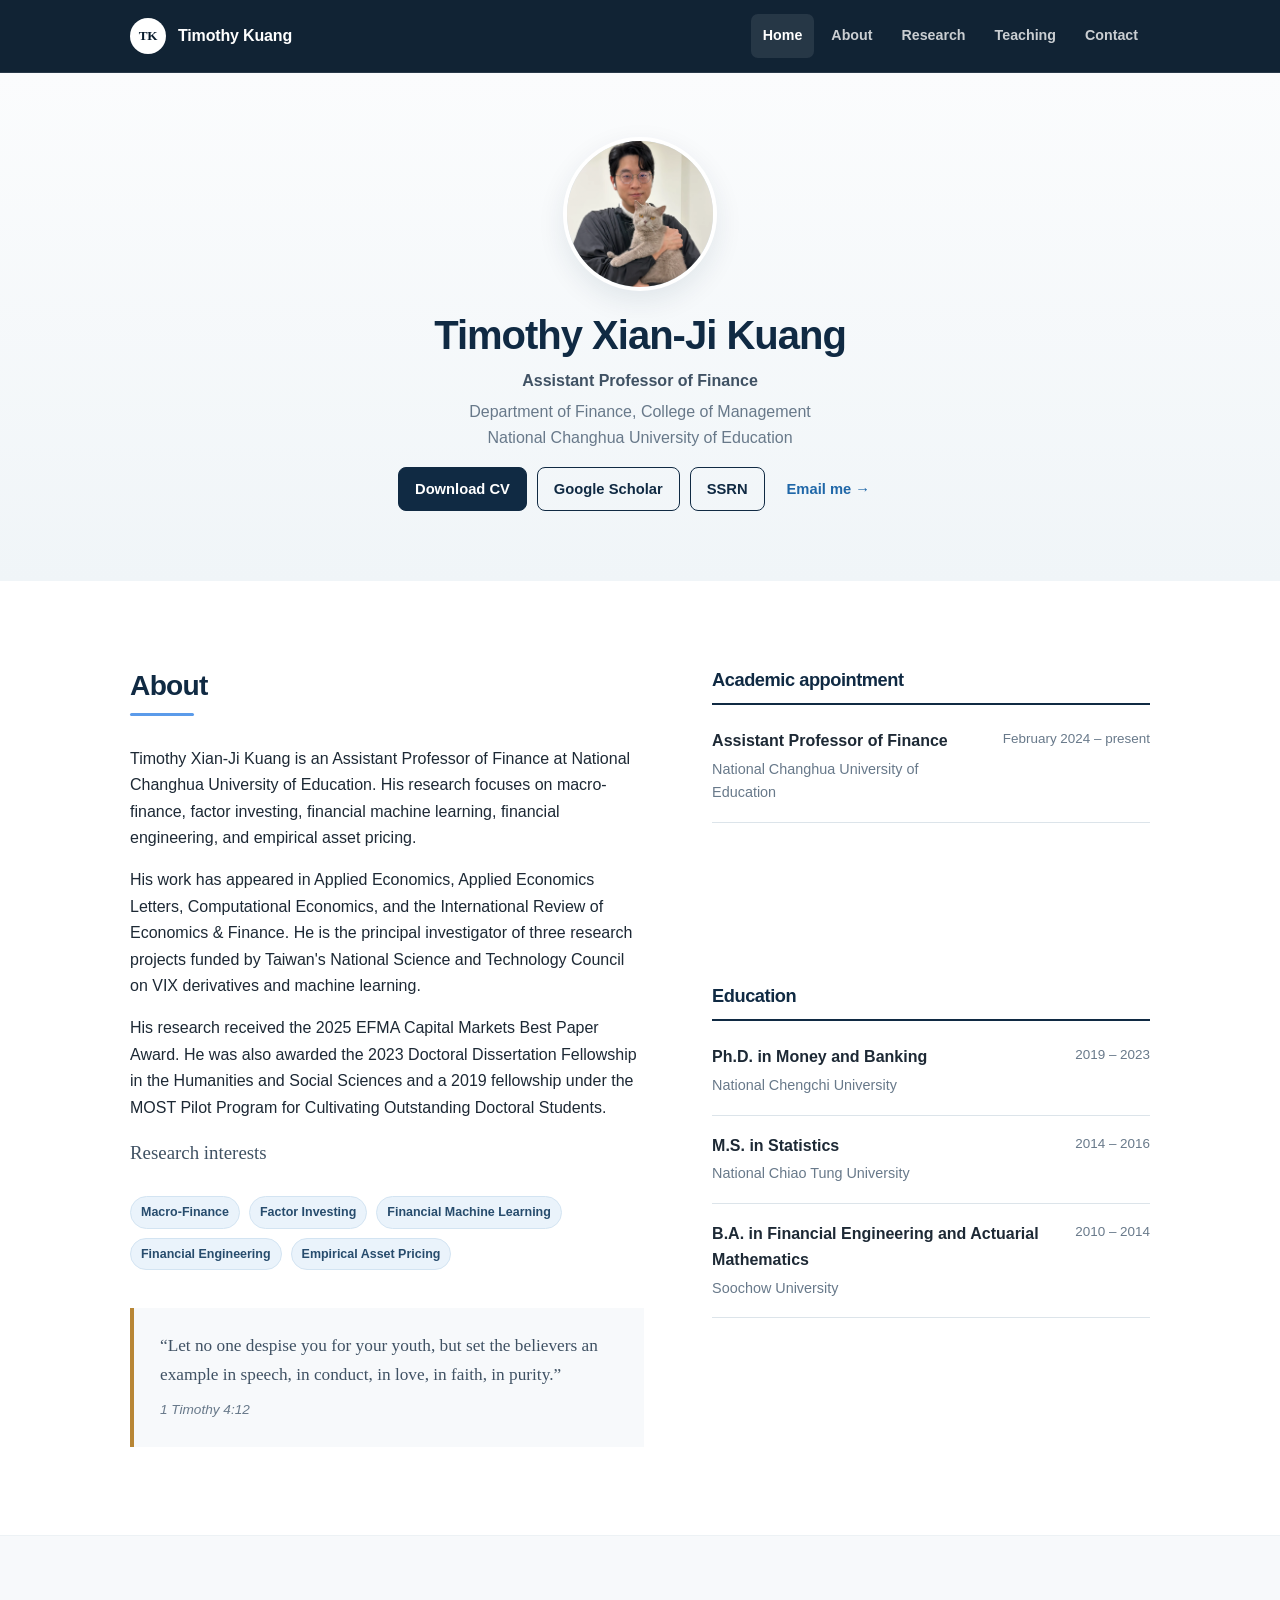
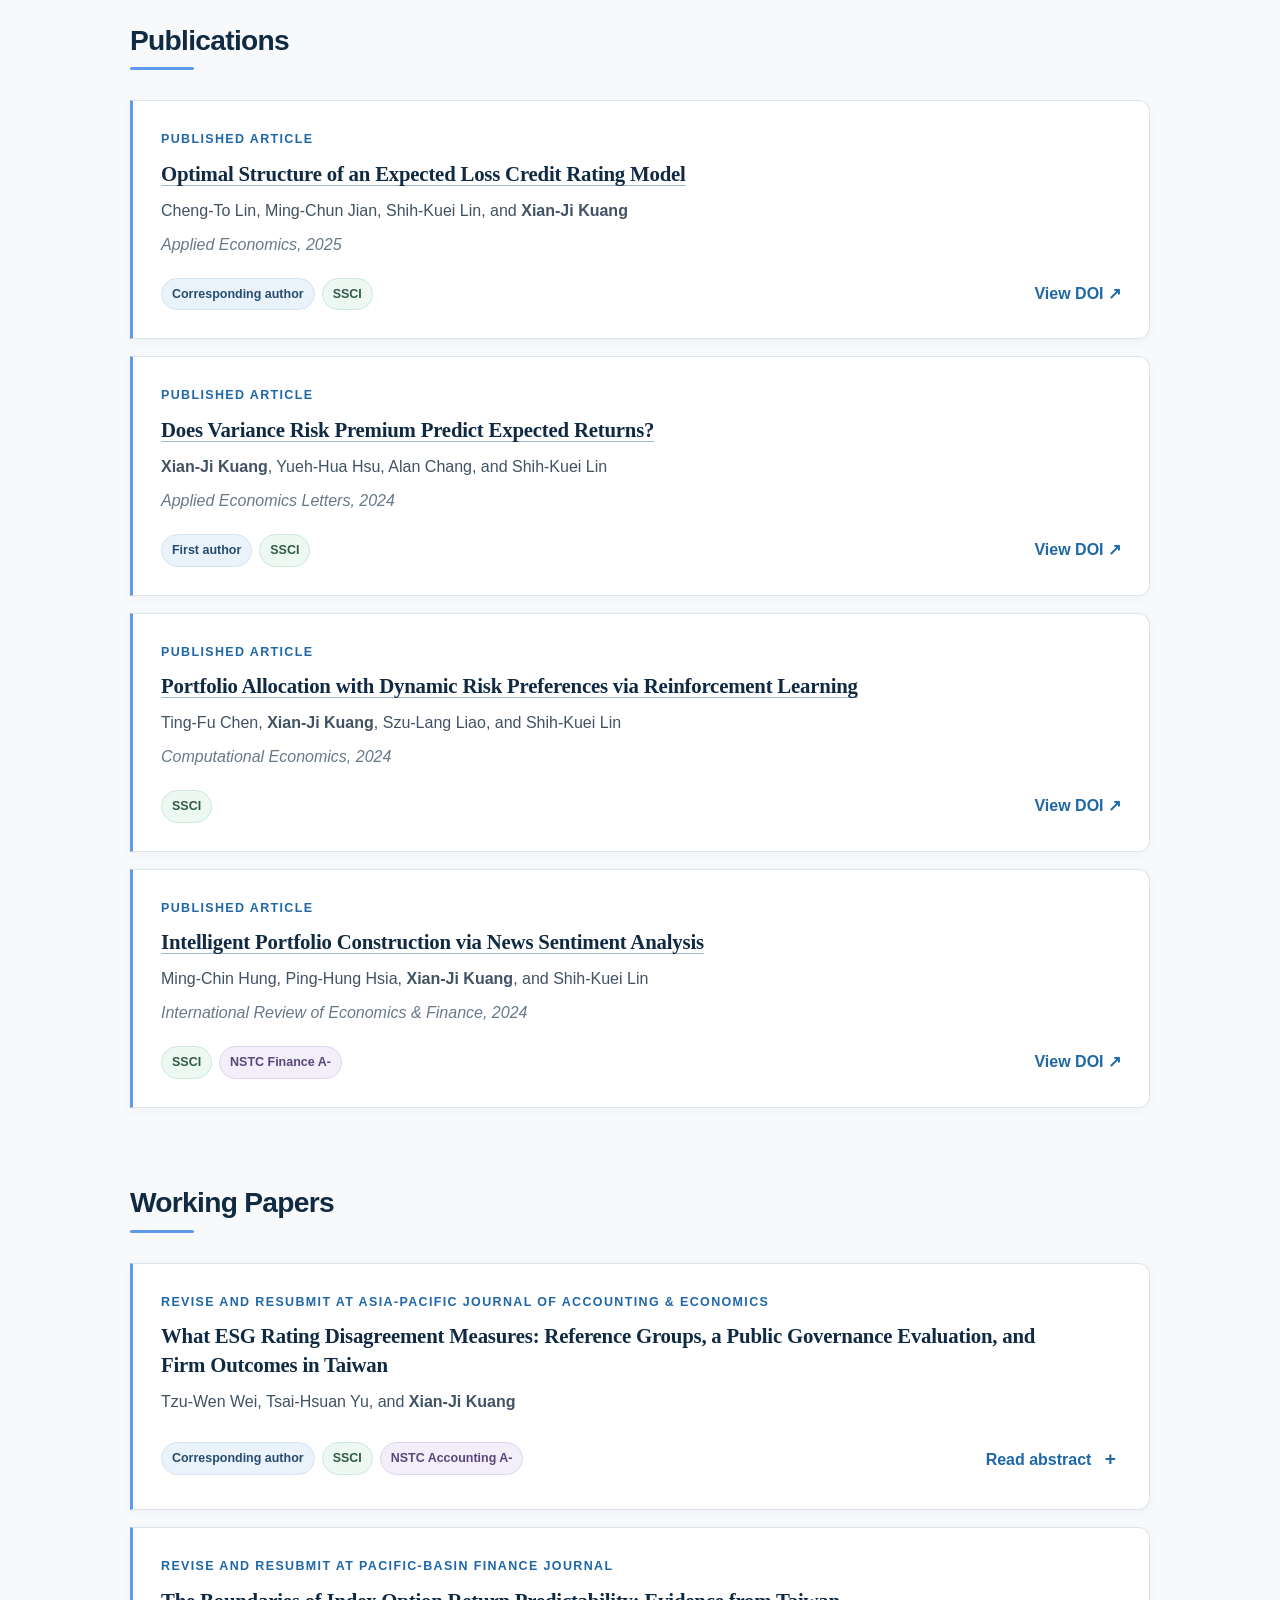
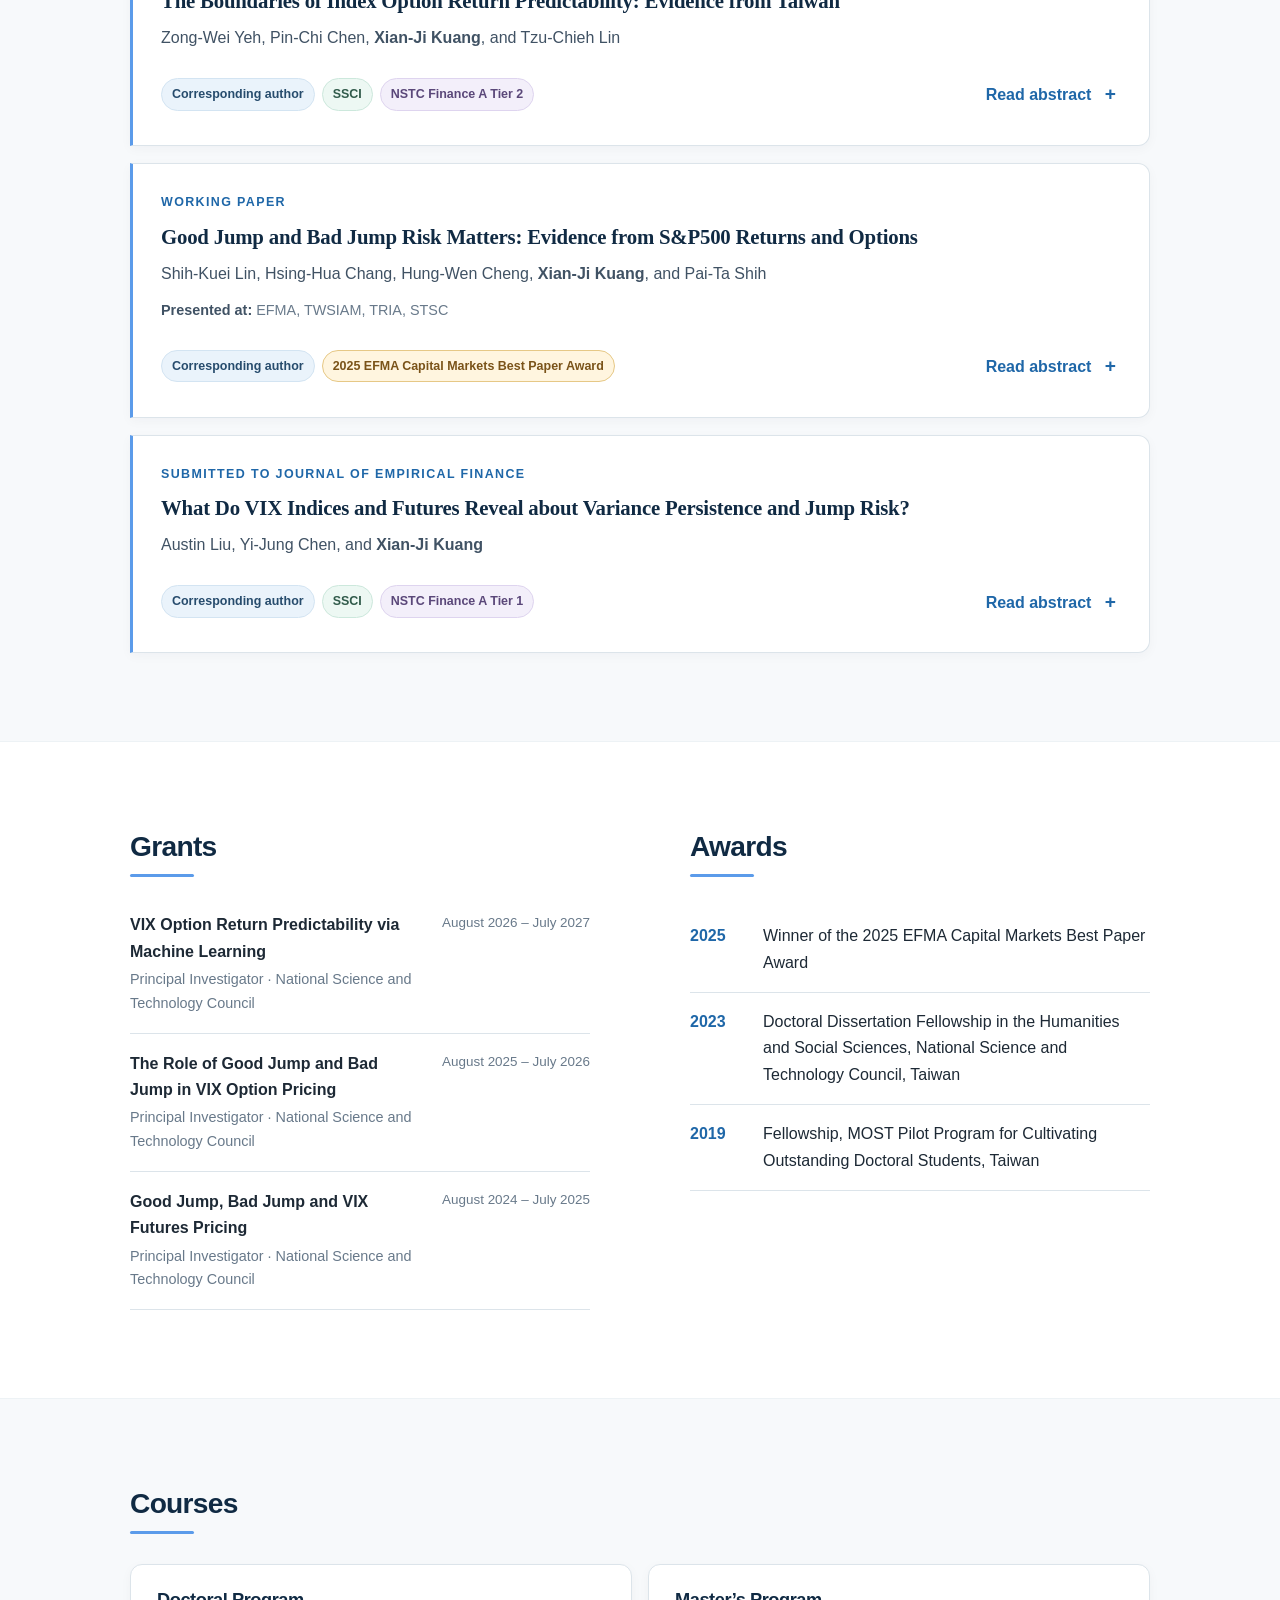
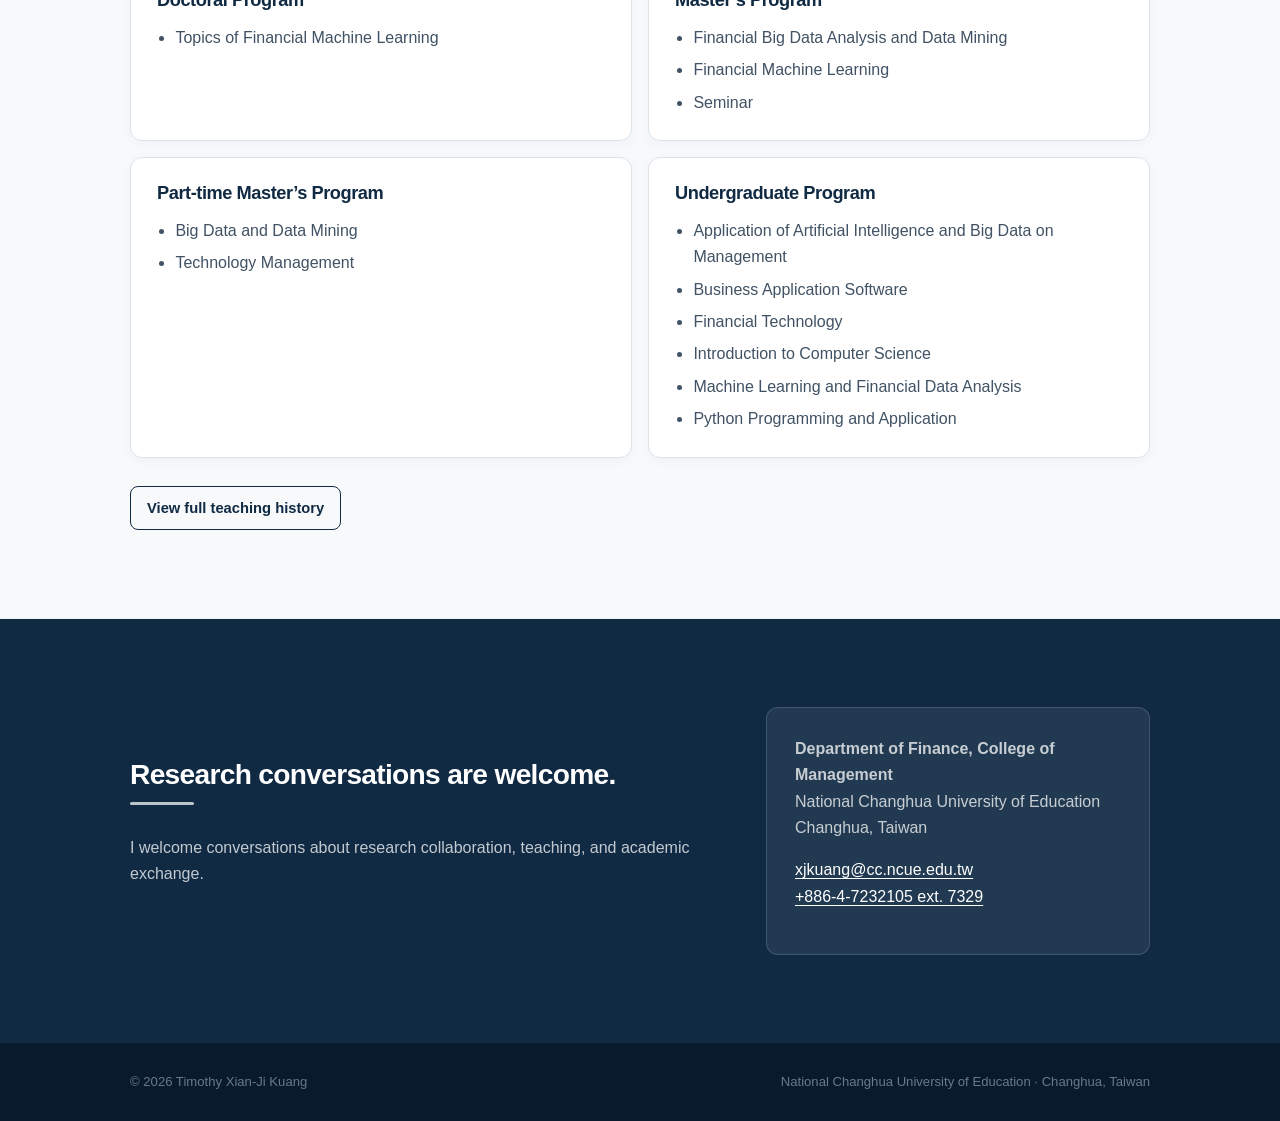
<file: index.html>
<!doctype html>
<html lang="en">
<head>
  <meta charset="utf-8">
  <meta name="viewport" content="width=device-width, initial-scale=1">
  <title>Timothy Xian-Ji Kuang | Finance</title>
  <meta name="description" content="Timothy Xian-Ji Kuang is an Assistant Professor of Finance at National Changhua University of Education.">
  <meta name="author" content="Timothy Xian-Ji Kuang">
  <meta name="theme-color" content="#102a43">
  <link rel="canonical" href="https://timothykuang.github.io/TmothyKuang.github.io/">
  <meta property="og:type" content="website">
  <meta property="og:title" content="Timothy Xian-Ji Kuang | Finance">
  <meta property="og:description" content="Timothy Xian-Ji Kuang is an Assistant Professor of Finance at National Changhua University of Education.">
  <meta property="og:url" content="https://timothykuang.github.io/TmothyKuang.github.io/">
  <meta property="og:image" content="https://timothykuang.github.io/TmothyKuang.github.io/images/timothy-kuang-portrait.jpg">
  <meta name="twitter:card" content="summary_large_image">
  <link rel="stylesheet" href="assets/css/site.css">
  <script type="application/ld+json">{"@context": "https://schema.org", "@type": "Person", "name": "Timothy Xian-Ji Kuang", "alternateName": ["Xian-Ji Kuang"], "jobTitle": "Assistant Professor of Finance", "affiliation": {"@type": "CollegeOrUniversity", "name": "National Changhua University of Education"}, "email": "mailto:xjkuang@cc.ncue.edu.tw", "url": "https://timothykuang.github.io/TmothyKuang.github.io/", "sameAs": ["https://scholar.google.com/citations?hl=en&user=8BcRRqAAAAAJ"]}</script>
  <script src="assets/js/site.js" defer></script>
</head>
<body>

<a class="skip-link" href="#main-content">Skip to main content</a>
<header class="site-header">
  <div class="shell nav-shell">
    <a class="wordmark" href="index.html" aria-label="Timothy Kuang, home">
      <span class="wordmark-mark" aria-hidden="true">TK</span>
      <span>Timothy Kuang</span>
    </a>
    <button class="nav-toggle" type="button" aria-expanded="false" aria-controls="primary-navigation">
      <span class="sr-only">Toggle navigation</span>
      <span aria-hidden="true"></span><span aria-hidden="true"></span><span aria-hidden="true"></span>
    </button>
    <nav id="primary-navigation" class="primary-nav" aria-label="Primary navigation">
      <ul><li><a href="index.html" aria-current="page">Home</a></li><li><a href="index.html#about">About</a></li><li><a href="index.html#research">Research</a></li><li><a href="index.html#teaching">Teaching</a></li><li><a href="index.html#contact">Contact</a></li></ul>
    </nav>
  </div>
</header>
<main id="main-content">
  <section class="hero" aria-labelledby="hero-title">
    <div class="shell hero-grid">
      <div class="hero-copy">
        <p class="eyebrow">Assistant Professor of Finance</p>
        <h1 id="hero-title">Timothy Xian-Ji Kuang</h1>
        <p class="hero-affiliation">Department of Finance, College of Management<br>National Changhua University of Education</p>
        <div class="hero-actions">
          <a class="button primary" href="Timothy_Kuang_CV.pdf">Download CV</a>
          <a class="button secondary" href="https://scholar.google.com/citations?hl=en&amp;user=8BcRRqAAAAAJ" target="_blank" rel="noopener noreferrer">Google Scholar</a>
          <a class="button secondary" href="https://papers.ssrn.com/sol3/cf_dev/AbsByAuth.cfm?per_id=14050829" target="_blank" rel="noopener noreferrer">SSRN</a>
          <a class="text-link hero-email" href="mailto:xjkuang@cc.ncue.edu.tw">Email me <span aria-hidden="true">&rarr;</span></a>
        </div>
      </div>
      <figure class="portrait-frame">
        <picture>
          <source srcset="images/timothy-kuang-portrait.webp" type="image/webp">
          <img src="images/timothy-kuang-portrait.jpg" width="1200" height="1500" alt="Timothy Kuang holding a gray cat.">
        </picture>
      </figure>
    </div>
  </section>

  <section class="section" id="about" aria-labelledby="about-title">
    <div class="shell split-layout">
      <div>
        <p class="section-label">Profile</p><h2 id="about-title">About</h2>
        <div class="profile-narrative"><p>Timothy Xian-Ji Kuang is an Assistant Professor of Finance at National Changhua University of Education. His research focuses on macro-finance, factor investing, financial machine learning, financial engineering, and empirical asset pricing.</p><p>His work has appeared in Applied Economics, Applied Economics Letters, Computational Economics, and the International Review of Economics &amp; Finance. He is the principal investigator of three research projects funded by Taiwan&#x27;s National Science and Technology Council on VIX derivatives and machine learning.</p><p>His research received the 2025 EFMA Capital Markets Best Paper Award. He was also awarded the 2023 Doctoral Dissertation Fellowship in the Humanities and Social Sciences and a 2019 fellowship under the MOST Pilot Program for Cultivating Outstanding Doctoral Students.</p></div>
        <p class="lead-copy">Research interests</p>
        <ul class="interest-list" aria-label="Research interests"><li>Macro-Finance</li><li>Factor Investing</li><li>Financial Machine Learning</li><li>Financial Engineering</li><li>Empirical Asset Pricing</li></ul>
        <blockquote><p>&ldquo;Let no one despise you for your youth, but set the believers an example in speech, in conduct, in love, in faith, in purity.&rdquo;</p><cite>1 Timothy 4:12</cite></blockquote>
      </div>
      <div class="profile-columns">
        <section aria-labelledby="appointment-title"><h3 id="appointment-title">Academic appointment</h3><ul class="timeline"><li><div><strong>Assistant Professor of Finance</strong><span>National Changhua University of Education</span></div><time>February 2024 &ndash; present</time></li></ul></section>
        <section aria-labelledby="education-title"><h3 id="education-title">Education</h3><ul class="timeline"><li><div><strong>Ph.D. in Money and Banking</strong><span>National Chengchi University</span></div><time>2019 &ndash; 2023</time></li><li><div><strong>M.S. in Statistics</strong><span>National Chiao Tung University</span></div><time>2014 &ndash; 2016</time></li><li><div><strong>B.A. in Financial Engineering and Actuarial Mathematics</strong><span>Soochow University</span></div><time>2010 &ndash; 2014</time></li></ul></section>
      </div>
    </div>
  </section>

  <section class="section tinted" id="research" aria-labelledby="research-title">
    <div class="shell">
      <p class="section-label">Research</p><h2 id="research-title">Publications</h2>
      <div class="paper-list">
<article class="paper-card">
  <p class="paper-kicker">Published article</p>
  <h3><a href="https://doi.org/10.1080/00036846.2024.2364079" target="_blank" rel="noopener noreferrer">Optimal Structure of an Expected Loss Credit Rating Model</a></h3>
  <p class="authors">Cheng-To Lin, Ming-Chun Jian, Shih-Kuei Lin, and <strong>Xian-Ji Kuang</strong></p>
  <p class="citation"><em>Applied Economics, 2025</em></p>
  <div class="card-footer"><div class="tags"><span class="tag">Corresponding author</span><span class="tag index-tag">SSCI</span></div><a class="text-link" href="https://doi.org/10.1080/00036846.2024.2364079" target="_blank" rel="noopener noreferrer">View DOI <span aria-hidden="true">&nearr;</span></a></div>
</article>
<article class="paper-card">
  <p class="paper-kicker">Published article</p>
  <h3><a href="https://doi.org/10.1080/13504851.2023.2178620" target="_blank" rel="noopener noreferrer">Does Variance Risk Premium Predict Expected Returns?</a></h3>
  <p class="authors"><strong>Xian-Ji Kuang</strong>, Yueh-Hua Hsu, Alan Chang, and Shih-Kuei Lin</p>
  <p class="citation"><em>Applied Economics Letters, 2024</em></p>
  <div class="card-footer"><div class="tags"><span class="tag">First author</span><span class="tag index-tag">SSCI</span></div><a class="text-link" href="https://doi.org/10.1080/13504851.2023.2178620" target="_blank" rel="noopener noreferrer">View DOI <span aria-hidden="true">&nearr;</span></a></div>
</article>
<article class="paper-card">
  <p class="paper-kicker">Published article</p>
  <h3><a href="https://doi.org/10.1007/s10614-023-10509-w" target="_blank" rel="noopener noreferrer">Portfolio Allocation with Dynamic Risk Preferences via Reinforcement Learning</a></h3>
  <p class="authors">Ting-Fu Chen, <strong>Xian-Ji Kuang</strong>, Szu-Lang Liao, and Shih-Kuei Lin</p>
  <p class="citation"><em>Computational Economics, 2024</em></p>
  <div class="card-footer"><div class="tags"><span class="tag index-tag">SSCI</span></div><a class="text-link" href="https://doi.org/10.1007/s10614-023-10509-w" target="_blank" rel="noopener noreferrer">View DOI <span aria-hidden="true">&nearr;</span></a></div>
</article>
<article class="paper-card">
  <p class="paper-kicker">Published article</p>
  <h3><a href="https://doi.org/10.1016/j.iref.2023.07.103" target="_blank" rel="noopener noreferrer">Intelligent Portfolio Construction via News Sentiment Analysis</a></h3>
  <p class="authors">Ming-Chin Hung, Ping-Hung Hsia, <strong>Xian-Ji Kuang</strong>, and Shih-Kuei Lin</p>
  <p class="citation"><em>International Review of Economics &amp; Finance, 2024</em></p>
  <div class="card-footer"><div class="tags"><span class="tag index-tag">SSCI</span><span class="tag rank-tag">NSTC Finance A-</span></div><a class="text-link" href="https://doi.org/10.1016/j.iref.2023.07.103" target="_blank" rel="noopener noreferrer">View DOI <span aria-hidden="true">&nearr;</span></a></div>
</article></div>
      <div class="subsection-heading"><p class="section-label">Research in progress</p><h2>Working Papers</h2></div>
      <div class="paper-list">
<article class="paper-card working-paper">
  <p class="paper-kicker">Revise and resubmit at Asia-Pacific Journal of Accounting &amp; Economics</p>
  <h3>What ESG Rating Disagreement Measures: Reference Groups, a Public Governance Evaluation, and Firm Outcomes in Taiwan</h3>
  <p class="authors">Tzu-Wen Wei, Tsai-Hsuan Yu, and <strong>Xian-Ji Kuang</strong></p>
  
  <div class="card-footer">
    <div class="tags"><span class="tag">Corresponding author</span><span class="tag index-tag">SSCI</span><span class="tag rank-tag">NSTC Accounting A-</span></div>
    <button class="abstract-toggle" type="button" aria-expanded="false" aria-controls="abstract-esg-rating-disagreement">
      Read abstract <span aria-hidden="true">+</span>
    </button>
  </div>
  <div class="abstract" id="abstract-esg-rating-disagreement" hidden>
    <p><strong>Abstract.</strong> Using 800 firm-years for 140 Taiwanese nonfinancial firms during 2017–2023, we examine how reference groups and assessment sources shape ESG disagreement and its outcome associations. Standardizing commercial scores within provider coverage rather than within the common sample reorders firms on total disagreement: the two z-scale rankings have a Spearman correlation of 0.141. The public evaluation’s distance from commercial consensus accounts for 45.4 percent of summed three-source governance variance on common-reference z scores. In the core pairwise model grid, all twelve coefficients passing 1,080-test Holm adjustment concern the ordinal gap between the domestic commercial rating (TEJ) and the exchange’s governance evaluation (TWSE). All are negative Tobin’s Q coefficients in sector-and-year models. Baseline single-gap results survive period exclusions, sector-by-year effects and lagged regressors but are not statistically detectable with firm effects or in first differences, and broad-family inference for the four consensus-controlled coefficients depends on the EPS input. Because the exchange band records a percentile band within the firm’s listing market and the TEJ category a rank group within the rated cohort, the ordinal gap usually equals the band minus the category. Under sector and year effects, valuation rises with the TEJ category, and the international rater’s governance score adds no detectable association once both other assessments and the baseline controls are held fixed. In these models, on ordinal scales, the data cannot tell whether the distance between the two assessments has an association of its own; on z scores they reject the equal slopes on the two signed parts that a pure absolute-gap model requires.</p>
  </div>
</article>
<article class="paper-card working-paper">
  <p class="paper-kicker">Revise and resubmit at Pacific-Basin Finance Journal</p>
  <h3>The Boundaries of Index Option Return Predictability: Evidence from Taiwan</h3>
  <p class="authors">Zong-Wei Yeh, Pin-Chi Chen, <strong>Xian-Ji Kuang</strong>, and Tzu-Chieh Lin</p>
  
  <div class="card-footer">
    <div class="tags"><span class="tag">Corresponding author</span><span class="tag index-tag">SSCI</span><span class="tag rank-tag">NSTC Finance A Tier 2</span></div>
    <button class="abstract-toggle" type="button" aria-expanded="false" aria-controls="abstract-index-option-boundaries">
      Read abstract <span aria-hidden="true">+</span>
    </button>
  </div>
  <div class="abstract" id="abstract-index-option-boundaries" hidden>
    <p><strong>Abstract.</strong> Out-of-sample evidence on index option return predictability comes almost entirely from U.S. data. We provide, to our knowledge, the first systematic pseudo-real-time out-of-sample evaluation of monthly delta-hedged index-option return forecasts in an Asia-Pacific market, using recursive forecasts of dividend-inclusive returns on at-the-money Taiwan index (TXO) puts over 2002–2022; the mean put premium is about −0.71% per month. What predictability we find runs through the variance risk premium, and it is episodic rather than steady. Realized stock variance (SVAR), the state variable that tracks the premium’s physical leg, is the only one of 164 candidates whose full-sample slope survives the Holm correction; its out-of-sample R² of 11.03% over the 2007–2022 evaluation window (Clark–West p = 0.008) is earned mostly in crisis months and largely disappears after 2015. In a frozen 2023–2025 holdout the decay continues: the put premium shrinks to −0.24% per month and the SVAR forecast falls behind the historical mean. Point estimates concentrate the signal in puts, though formal put–call tests cannot separate the two sides, and the incremental value of predictive timing is economically negligible. Entry-date implied variance fits the target return largely by construction, so we analyze it separately as a channel variable rather than include it in the exogenous-predictor comparisons. Same-strike puts are persistently richer than calls—a wedge that closely tracks the index-futures basis, with a near-unit slope and an economically negligible mean gap: a market-wide carry phenomenon consistent with downside-insurance demand, though alternative carry-based explanations remain open.</p>
  </div>
</article>
<article class="paper-card working-paper">
  <p class="paper-kicker">Working paper</p>
  <h3>Good Jump and Bad Jump Risk Matters: Evidence from S&amp;P500 Returns and Options</h3>
  <p class="authors">Shih-Kuei Lin, Hsing-Hua Chang, Hung-Wen Cheng, <strong>Xian-Ji Kuang</strong>, and Pai-Ta Shih</p>
  <p class="paper-meta"><strong>Presented at:</strong> EFMA, TWSIAM, TRIA, STSC</p>
  <div class="card-footer">
    <div class="tags"><span class="tag">Corresponding author</span><span class="tag award-tag">2025 EFMA Capital Markets Best Paper Award</span></div>
    <button class="abstract-toggle" type="button" aria-expanded="false" aria-controls="abstract-good-bad-jump-risk">
      Read abstract <span aria-hidden="true">+</span>
    </button>
  </div>
  <div class="abstract" id="abstract-good-bad-jump-risk" hidden>
    <p><strong>Abstract.</strong> In an affine GARCH setting, we extend an asymmetric double exponential jump-diffusion framework by modeling good and bad jump innovations with distinct exponential distributions and derive a closed-form option pricing solution. Including jump components considerably improves estimation, with the bad jump component dominating. Empirically, we extract good and bad variance risk premiums, both priced risk factors in cross-sectional tests. Time-series evidence reveals that the bad jump variance risk premium is particularly influential in forecasting returns. These findings highlight the critical interplay between expected returns, volatility, and asymmetric jump components in asset pricing.</p>
  </div>
</article>
<article class="paper-card working-paper">
  <p class="paper-kicker">Submitted to Journal of Empirical Finance</p>
  <h3>What Do VIX Indices and Futures Reveal about Variance Persistence and Jump Risk?</h3>
  <p class="authors">Austin Liu, Yi-Jung Chen, and <strong>Xian-Ji Kuang</strong></p>
  
  <div class="card-footer">
    <div class="tags"><span class="tag">Corresponding author</span><span class="tag index-tag">SSCI</span><span class="tag rank-tag">NSTC Finance A Tier 1</span></div>
    <button class="abstract-toggle" type="button" aria-expanded="false" aria-controls="abstract-vix-indices-futures">
      Read abstract <span aria-hidden="true">+</span>
    </button>
  </div>
  <div class="abstract" id="abstract-vix-indices-futures" hidden>
    <p><strong>Abstract.</strong> VIX futures let investors hedge and trade equity volatility. We ask what the VIX indices and VIX futures reveal about variance risk: its persistence, its jumps and its price. We answer in affine GARCH models with jumps, estimated from VIX futures of 2009 to 2017 with states read from the VIX indices. In the two-state jump model the term structure of the VIX indices identifies how long variance shocks are priced to last. Fitted to these futures, the model has a slow state and a fast one with a half-life of about seven weeks. A benchmark with two slower components fits futures about as well in sample, so the fast state rests on the indices more than on futures. Out of sample the second state lowers pricing errors through 2024, although after 2017 forward volatility less a constant prices the contracts within the horizons of the indices at least as well as the models. The indices and futures identify neither the direction of the jumps nor their size against their frequency, and no derivative on the index or the VIX fixes how the price of a jump divides. Given the indices, daily returns are left-skewed and, read as downward jumps, the jumps are small and frequent and carry a positive price, yet returns alone do not establish jumps. For users of VIX futures, the term structure tells how long a shock is priced to last; what it is made of must come from other data.</p>
  </div>
</article></div>
    </div>
  </section>

  <section class="section" aria-labelledby="support-title">
    <div class="shell two-column-sections">
      <section><p class="section-label">Research support</p><h2 id="support-title">Grants</h2><ul class="timeline"><li><div><strong>VIX Option Return Predictability via Machine Learning</strong><span>Principal Investigator &middot; National Science and Technology Council</span></div><time>August 2026 &ndash; July 2027</time></li><li><div><strong>The Role of Good Jump and Bad Jump in VIX Option Pricing</strong><span>Principal Investigator &middot; National Science and Technology Council</span></div><time>August 2025 &ndash; July 2026</time></li><li><div><strong>Good Jump, Bad Jump and VIX Futures Pricing</strong><span>Principal Investigator &middot; National Science and Technology Council</span></div><time>August 2024 &ndash; July 2025</time></li></ul></section>
      <section><p class="section-label">Recognition</p><h2>Awards</h2><ul class="award-list"><li><time>2025</time><span>Winner of the 2025 EFMA Capital Markets Best Paper Award</span></li><li><time>2023</time><span>Doctoral Dissertation Fellowship in the Humanities and Social Sciences, National Science and Technology Council, Taiwan</span></li><li><time>2019</time><span>Fellowship, MOST Pilot Program for Cultivating Outstanding Doctoral Students, Taiwan</span></li></ul></section>
    </div>
  </section>

  <section class="section tinted" id="teaching" aria-labelledby="teaching-title">
    <div class="shell">
      <p class="section-label">Teaching</p><h2 id="teaching-title">Courses</h2>
      <div class="teaching-summary-grid"><article class="teaching-summary-card"><h3>Doctoral Program</h3><ul class="teaching-summary-list"><li>Topics of Financial Machine Learning</li></ul></article><article class="teaching-summary-card"><h3>Master’s Program</h3><ul class="teaching-summary-list"><li>Financial Big Data Analysis and Data Mining</li><li>Financial Machine Learning</li><li>Seminar</li></ul></article><article class="teaching-summary-card"><h3>Part-time Master’s Program</h3><ul class="teaching-summary-list"><li>Big Data and Data Mining</li><li>Technology Management</li></ul></article><article class="teaching-summary-card"><h3>Undergraduate Program</h3><ul class="teaching-summary-list"><li>Application of Artificial Intelligence and Big Data on Management</li><li>Business Application Software</li><li>Financial Technology</li><li>Introduction to Computer Science</li><li>Machine Learning and Financial Data Analysis</li><li>Python Programming and Application</li></ul></article></div>
      <p class="section-action"><a class="button secondary" href="teaching.html">View full teaching history</a></p>
    </div>
  </section>

  <section class="section contact-section" id="contact" aria-labelledby="contact-title">
    <div class="shell contact-grid">
      <div><p class="section-label">Contact</p><h2 id="contact-title">Research conversations are welcome.</h2><p>I welcome conversations about research collaboration, teaching, and academic exchange.</p></div>
      <address class="contact-card">
        <p><strong>Department of Finance, College of Management</strong><br>National Changhua University of Education<br>Changhua, Taiwan</p>
        <p><a href="mailto:xjkuang@cc.ncue.edu.tw">xjkuang@cc.ncue.edu.tw</a><br><a href="tel:+886-4-7232105,7329">+886-4-7232105 ext. 7329</a></p>
      </address>
    </div>
  </section>
</main>

<footer class="site-footer">
  <div class="shell footer-inner">
    <p>&copy; 2026 Timothy Xian-Ji Kuang</p>
    <p>National Changhua University of Education &middot; Changhua, Taiwan</p>
  </div>
</footer>
</body>
</html>
</file>
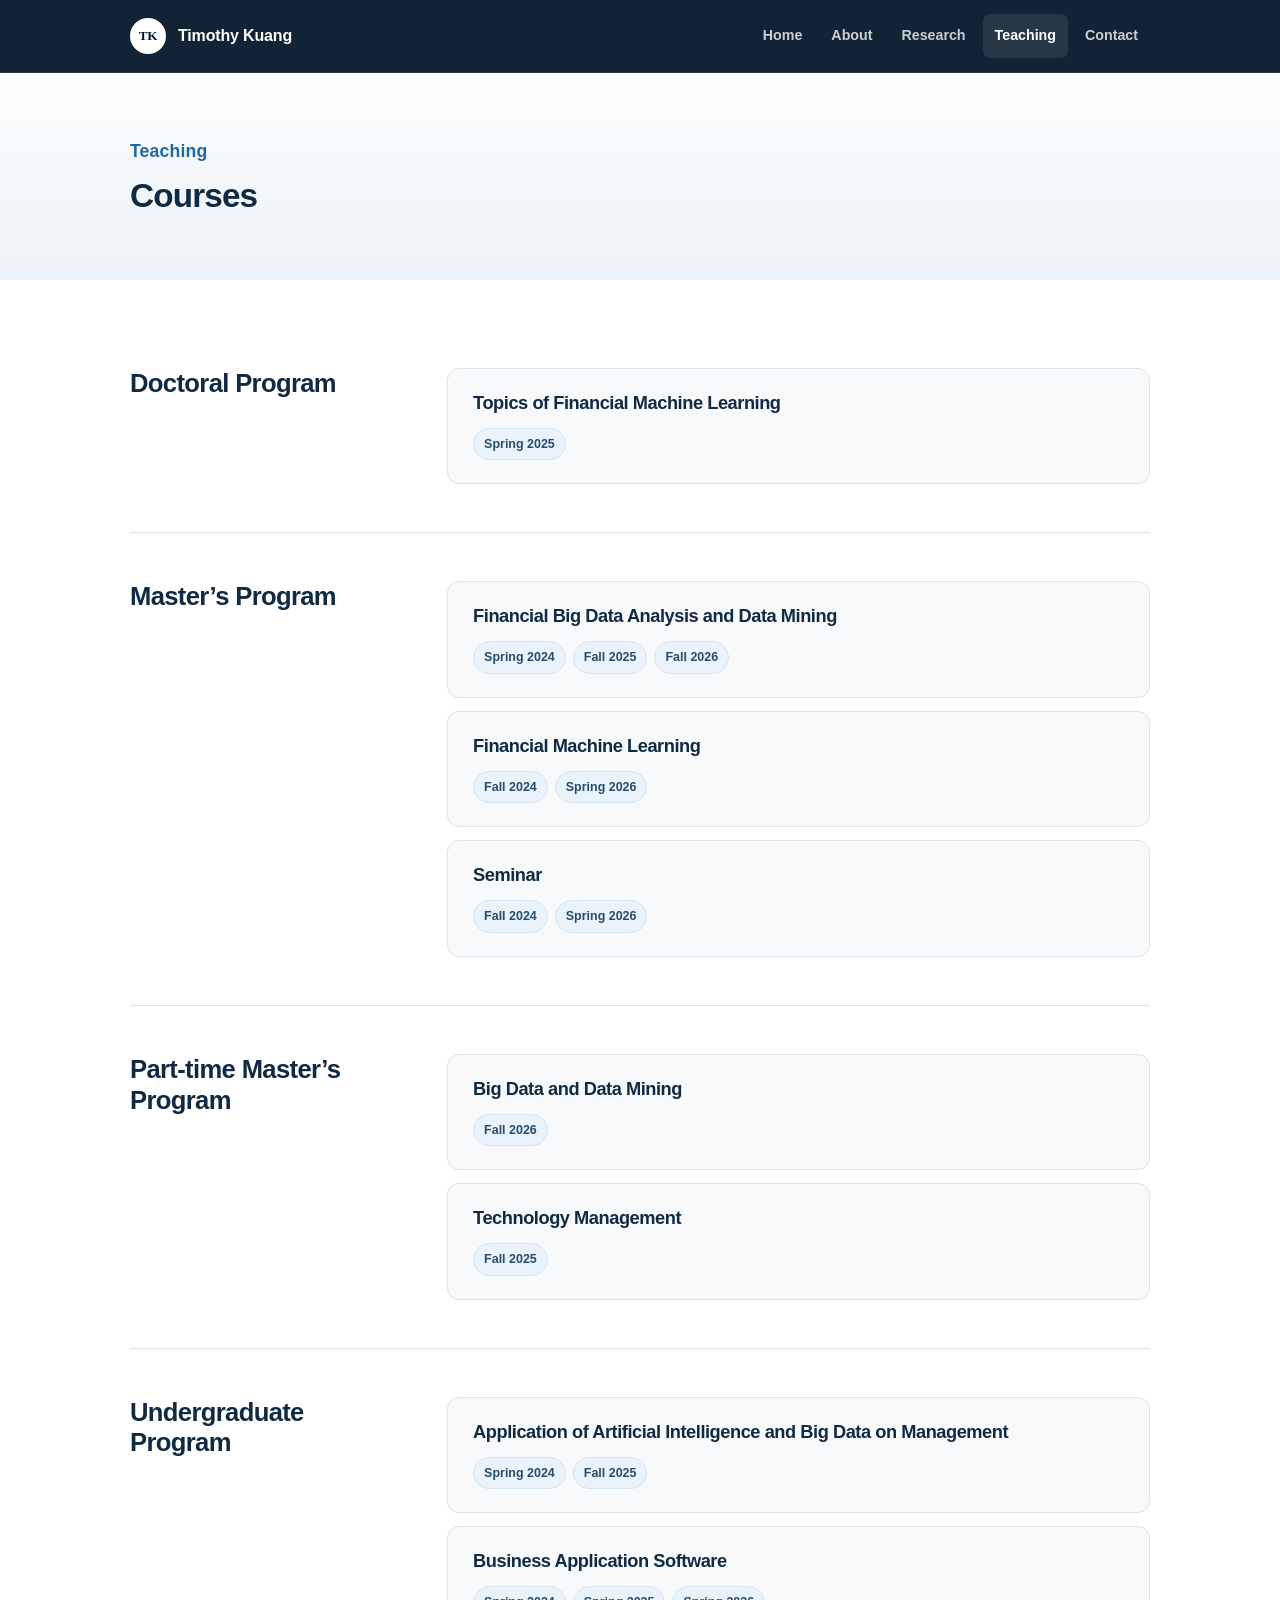
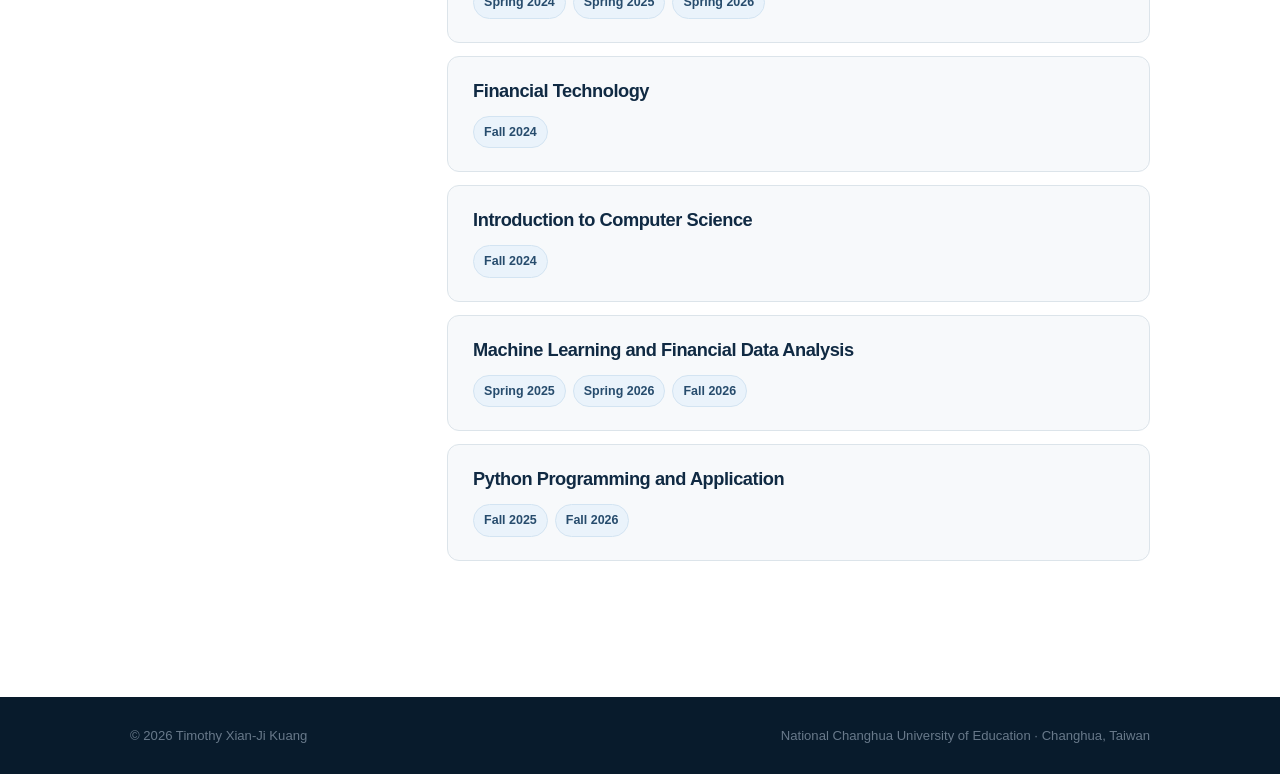
<file: teaching.html>
<!doctype html>
<html lang="en">
<head>
  <meta charset="utf-8">
  <meta name="viewport" content="width=device-width, initial-scale=1">
  <title>Teaching | Timothy Xian-Ji Kuang</title>
  <meta name="description" content="Courses taught by Timothy Xian-Ji Kuang at National Changhua University of Education.">
  <meta name="author" content="Timothy Xian-Ji Kuang">
  <meta name="theme-color" content="#102a43">
  <link rel="canonical" href="https://timothykuang.github.io/TmothyKuang.github.io/teaching.html">
  <meta property="og:type" content="website">
  <meta property="og:title" content="Teaching | Timothy Xian-Ji Kuang">
  <meta property="og:description" content="Courses taught by Timothy Xian-Ji Kuang at National Changhua University of Education.">
  <meta property="og:url" content="https://timothykuang.github.io/TmothyKuang.github.io/teaching.html">
  <meta property="og:image" content="https://timothykuang.github.io/TmothyKuang.github.io/images/timothy-kuang-portrait.jpg">
  <meta name="twitter:card" content="summary_large_image">
  <link rel="stylesheet" href="assets/css/site.css">
  <script type="application/ld+json">{"@context": "https://schema.org", "@type": "Person", "name": "Timothy Xian-Ji Kuang", "alternateName": ["Xian-Ji Kuang"], "jobTitle": "Assistant Professor of Finance", "affiliation": {"@type": "CollegeOrUniversity", "name": "National Changhua University of Education"}, "email": "mailto:xjkuang@cc.ncue.edu.tw", "url": "https://timothykuang.github.io/TmothyKuang.github.io/", "sameAs": ["https://scholar.google.com/citations?hl=en&user=8BcRRqAAAAAJ"]}</script>
  <script src="assets/js/site.js" defer></script>
</head>
<body>

<a class="skip-link" href="#main-content">Skip to main content</a>
<header class="site-header">
  <div class="shell nav-shell">
    <a class="wordmark" href="index.html" aria-label="Timothy Kuang, home">
      <span class="wordmark-mark" aria-hidden="true">TK</span>
      <span>Timothy Kuang</span>
    </a>
    <button class="nav-toggle" type="button" aria-expanded="false" aria-controls="primary-navigation">
      <span class="sr-only">Toggle navigation</span>
      <span aria-hidden="true"></span><span aria-hidden="true"></span><span aria-hidden="true"></span>
    </button>
    <nav id="primary-navigation" class="primary-nav" aria-label="Primary navigation">
      <ul><li><a href="index.html">Home</a></li><li><a href="index.html#about">About</a></li><li><a href="index.html#research">Research</a></li><li><a href="index.html#teaching" aria-current="page">Teaching</a></li><li><a href="index.html#contact">Contact</a></li></ul>
    </nav>
  </div>
</header>
<main id="main-content">
  <header class="page-hero">
    <div class="shell"><p class="eyebrow">Teaching</p><h1>Courses</h1></div>
  </header>
  <div class="shell teaching-layout"><section class="teaching-group" aria-labelledby="teaching-doctoral"><div class="teaching-group-heading"><p class="section-label">Programme level</p><h2 id="teaching-doctoral">Doctoral Program</h2></div><ol class="course-list"><li class="course-card"><h3>Topics of Financial Machine Learning</h3><ul class="term-list" aria-label="Terms taught"><li>Spring 2025</li></ul></li></ol></section><section class="teaching-group" aria-labelledby="teaching-masters"><div class="teaching-group-heading"><p class="section-label">Programme level</p><h2 id="teaching-masters">Master’s Program</h2></div><ol class="course-list"><li class="course-card"><h3>Financial Big Data Analysis and Data Mining</h3><ul class="term-list" aria-label="Terms taught"><li>Spring 2024</li><li>Fall 2025</li><li>Fall 2026</li></ul></li><li class="course-card"><h3>Financial Machine Learning</h3><ul class="term-list" aria-label="Terms taught"><li>Fall 2024</li><li>Spring 2026</li></ul></li><li class="course-card"><h3>Seminar</h3><ul class="term-list" aria-label="Terms taught"><li>Fall 2024</li><li>Spring 2026</li></ul></li></ol></section><section class="teaching-group" aria-labelledby="teaching-parttimemasters"><div class="teaching-group-heading"><p class="section-label">Programme level</p><h2 id="teaching-parttimemasters">Part-time Master’s Program</h2></div><ol class="course-list"><li class="course-card"><h3>Big Data and Data Mining</h3><ul class="term-list" aria-label="Terms taught"><li>Fall 2026</li></ul></li><li class="course-card"><h3>Technology Management</h3><ul class="term-list" aria-label="Terms taught"><li>Fall 2025</li></ul></li></ol></section><section class="teaching-group" aria-labelledby="teaching-undergraduate"><div class="teaching-group-heading"><p class="section-label">Programme level</p><h2 id="teaching-undergraduate">Undergraduate Program</h2></div><ol class="course-list"><li class="course-card"><h3>Application of Artificial Intelligence and Big Data on Management</h3><ul class="term-list" aria-label="Terms taught"><li>Spring 2024</li><li>Fall 2025</li></ul></li><li class="course-card"><h3>Business Application Software</h3><ul class="term-list" aria-label="Terms taught"><li>Spring 2024</li><li>Spring 2025</li><li>Spring 2026</li></ul></li><li class="course-card"><h3>Financial Technology</h3><ul class="term-list" aria-label="Terms taught"><li>Fall 2024</li></ul></li><li class="course-card"><h3>Introduction to Computer Science</h3><ul class="term-list" aria-label="Terms taught"><li>Fall 2024</li></ul></li><li class="course-card"><h3>Machine Learning and Financial Data Analysis</h3><ul class="term-list" aria-label="Terms taught"><li>Spring 2025</li><li>Spring 2026</li><li>Fall 2026</li></ul></li><li class="course-card"><h3>Python Programming and Application</h3><ul class="term-list" aria-label="Terms taught"><li>Fall 2025</li><li>Fall 2026</li></ul></li></ol></section></div>
</main>

<footer class="site-footer">
  <div class="shell footer-inner">
    <p>&copy; 2026 Timothy Xian-Ji Kuang</p>
    <p>National Changhua University of Education &middot; Changhua, Taiwan</p>
  </div>
</footer>
</body>
</html>
</file>
<file: assets/css/site.css>
:root {
  --navy-950: #081b2c;
  --navy-900: #102a43;
  --navy-700: #274c6d;
  --blue-600: #1f67a8;
  --blue-100: #eaf3fb;
  --slate-900: #1d2935;
  --slate-700: #405264;
  --slate-500: #68798a;
  --slate-200: #dce4ea;
  --slate-100: #edf2f5;
  --paper: #fff;
  --canvas: #f7f9fb;
  --gold: #b88635;
  --shadow: 0 10px 28px rgba(16, 42, 67, .09);
  --radius: 12px;
  --shell: 1020px;
}

* { box-sizing: border-box; }
html { scroll-behavior: smooth; scroll-padding-top: 86px; }
body { margin: 0; color: var(--slate-900); background: var(--paper); font-family: Inter, ui-sans-serif, -apple-system, BlinkMacSystemFont, "Segoe UI", sans-serif; font-size: 16px; line-height: 1.65; -webkit-font-smoothing: antialiased; }
img { display: block; max-width: 100%; }
a { color: var(--blue-600); text-underline-offset: .2em; }
a:hover { color: var(--navy-900); }
button, a { -webkit-tap-highlight-color: transparent; }
button { font: inherit; }
h1, h2, h3, h4, p { margin-top: 0; }
h1, h2, h3, h4 { color: var(--navy-900); line-height: 1.2; letter-spacing: -.025em; }
h1 { font-size: clamp(2.05rem, 3.2vw, 2.75rem); }
h2 { font-size: clamp(1.6rem, 2.2vw, 2rem); }
h3 { font-size: 1.14rem; }
.shell { width: min(calc(100% - 40px), var(--shell)); margin-inline: auto; }
.narrow { max-width: 760px; }
.sr-only { position: absolute; width: 1px; height: 1px; padding: 0; margin: -1px; overflow: hidden; clip: rect(0, 0, 0, 0); white-space: nowrap; border: 0; }
.skip-link { position: fixed; z-index: 1000; top: 12px; left: 12px; transform: translateY(-150%); padding: 10px 16px; color: white; background: var(--navy-950); border-radius: 8px; }
.skip-link:focus { transform: translateY(0); }
:focus-visible { outline: 3px solid #f4b942; outline-offset: 3px; }

.site-header { position: sticky; z-index: 100; top: 0; color: white; background: rgba(8, 27, 44, .96); border-bottom: 1px solid rgba(255, 255, 255, .1); backdrop-filter: blur(14px); }
.nav-shell { min-height: 72px; display: flex; align-items: center; justify-content: space-between; gap: 28px; }
.wordmark { display: inline-flex; align-items: center; gap: 12px; color: white; font-weight: 750; text-decoration: none; letter-spacing: -.01em; }
.wordmark:hover { color: white; }
.wordmark-mark { display: grid; place-items: center; width: 36px; height: 36px; color: var(--navy-950); background: white; border-radius: 50%; font-family: Georgia, serif; font-size: .82rem; }
.primary-nav ul { display: flex; align-items: center; gap: 5px; margin: 0; padding: 0; list-style: none; }
.primary-nav a { display: block; padding: 10px 12px; color: rgba(255, 255, 255, .78); border-radius: 7px; font-size: .89rem; font-weight: 650; text-decoration: none; }
.primary-nav a:hover, .primary-nav a[aria-current="page"] { color: white; background: rgba(255, 255, 255, .09); }
.nav-toggle { display: none; width: 44px; height: 44px; padding: 10px; color: white; background: transparent; border: 0; border-radius: 8px; }
.nav-toggle > span:not(.sr-only) { display: block; height: 2px; margin: 5px 0; background: currentColor; transition: transform .2s ease, opacity .2s ease; }

.hero { overflow: hidden; padding: clamp(44px, 6vw, 64px) 0 clamp(50px, 6vw, 70px); background: linear-gradient(180deg, #fbfcfd 0%, #f0f5f8 100%); }
.hero-grid { display: flex; flex-direction: column; align-items: center; gap: 20px; text-align: center; }
.hero-copy { display: flex; flex-direction: column; align-items: center; max-width: 760px; order: 2; }
.eyebrow, .paper-kicker { margin-bottom: 9px; color: var(--blue-600); font-size: .78rem; font-weight: 800; letter-spacing: .11em; text-transform: uppercase; }
.section-label { display: none; }
.hero .eyebrow { order: 2; margin-bottom: 5px; color: var(--slate-700); font-size: 1rem; font-weight: 600; letter-spacing: 0; text-transform: none; }
.hero h1 { order: 1; margin-bottom: 9px; font-size: clamp(2.05rem, 3.2vw, 2.5rem); }
.hero h1 span { display: block; margin-top: 10px; color: var(--slate-500); font-size: .38em; font-weight: 500; letter-spacing: .06em; }
.hero-affiliation { order: 3; margin-bottom: 15px; color: var(--slate-500); font-size: 1rem; }
.hero-actions { display: flex; flex-wrap: wrap; align-items: center; justify-content: center; gap: 10px; order: 4; }
.button { display: inline-flex; align-items: center; justify-content: center; min-height: 42px; padding: 9px 16px; border: 1px solid var(--navy-900); border-radius: 8px; font-size: .92rem; font-weight: 750; text-decoration: none; }
.button.primary { color: white; background: var(--navy-900); }
.button.primary:hover { color: white; background: var(--blue-600); border-color: var(--blue-600); }
.button.secondary { color: var(--navy-900); background: transparent; }
.button.secondary:hover { color: white; background: var(--navy-900); }
.text-link { font-weight: 750; text-decoration: none; }
.hero-email { padding: 9px 12px; font-size: .92rem; }
.portrait-frame { position: relative; width: clamp(140px, 12vw, 160px); margin: 0; order: 1; }
.portrait-frame::before { display: none; }
.portrait-frame picture { position: relative; display: block; overflow: hidden; aspect-ratio: 1; background: var(--slate-200); border: 4px solid white; border-radius: 50%; box-shadow: var(--shadow); }
.portrait-frame img { width: 100%; height: 100%; object-fit: cover; object-position: center 35%; }

.section { padding: clamp(64px, 7vw, 88px) 0; }
.tinted { background: var(--canvas); border-block: 1px solid var(--slate-100); }
.section h2 { margin-bottom: 30px; }
.section h2::after { display: block; width: 64px; height: 3px; margin-top: 10px; background: #5b9bea; border-radius: 999px; content: ""; }
.section-intro { max-width: 700px; margin-bottom: 42px; color: var(--slate-700); font-size: 1.08rem; }
.split-layout { display: grid; grid-template-columns: minmax(0, 1.08fr) minmax(320px, .92fr); gap: clamp(44px, 6vw, 68px); }
.lead-copy { color: var(--slate-700); font-family: Georgia, "Times New Roman", serif; font-size: 1.18rem; }
.interest-list { display: flex; flex-wrap: wrap; gap: 9px; margin: 28px 0 38px; padding: 0; list-style: none; }
.interest-list li, .tag, .term-list li { padding: 5px 10px; color: var(--navy-700); background: var(--blue-100); border: 1px solid #d3e4f2; border-radius: 999px; font-size: .78rem; font-weight: 700; }
.index-tag { color: #315b4b; background: #edf8f3; border-color: #cce8dc; }
.rank-tag { color: #5a4779; background: #f3effa; border-color: #ded4ef; }
.award-tag { color: #7a5319; background: #fff5df; border-color: #e6c886; }
blockquote { margin: 0; padding: 24px 26px; color: var(--slate-700); background: var(--canvas); border-left: 4px solid var(--gold); }
blockquote p { margin-bottom: 7px; font-family: Georgia, serif; font-size: 1.08rem; }
blockquote cite { color: var(--slate-500); font-size: .85rem; }
.profile-columns { display: grid; gap: 34px; }
.profile-columns h3 { padding-bottom: 12px; border-bottom: 2px solid var(--navy-900); }
.timeline, .award-list { margin: 0; padding: 0; list-style: none; }
.timeline li { display: flex; justify-content: space-between; gap: 24px; padding: 17px 0; border-bottom: 1px solid var(--slate-200); }
.timeline li:first-child { padding-top: 5px; }
.timeline strong, .timeline span { display: block; }
.timeline span { margin-top: 3px; color: var(--slate-500); font-size: .9rem; }
.timeline time { flex: 0 0 auto; color: var(--slate-500); font-size: .84rem; }

.paper-list { display: grid; gap: 17px; }
.paper-card { padding: clamp(22px, 3vw, 28px); background: white; border: 1px solid var(--slate-200); border-left: 3px solid #5b9bea; border-radius: 0 var(--radius) var(--radius) 0; box-shadow: 0 3px 12px rgba(16, 42, 67, .035); }
.paper-card h3 { max-width: 880px; margin-bottom: 10px; font-family: Georgia, "Times New Roman", serif; font-size: clamp(1.12rem, 1.8vw, 1.3rem); line-height: 1.4; letter-spacing: -.01em; }
.paper-card h3 a { color: var(--navy-900); text-decoration-thickness: 1px; text-decoration-color: #9db8cf; }
.paper-card h3 a:hover { color: var(--blue-600); }
.authors, .citation { margin-bottom: 7px; color: var(--slate-700); }
.citation { color: var(--slate-500); }
.paper-meta { margin: 12px 0 0; color: var(--slate-500); font-size: .9rem; }
.paper-meta strong { color: var(--slate-700); }
.card-footer { display: flex; justify-content: space-between; align-items: center; gap: 16px; margin-top: 20px; }
.tags { display: flex; flex-wrap: wrap; gap: 7px; }
.abstract-toggle { padding: 7px 0; color: var(--blue-600); background: transparent; border: 0; cursor: pointer; font-weight: 750; }
.abstract-toggle span { display: inline-block; width: 1.1em; margin-left: 4px; font-size: 1.2em; transition: transform .2s ease; }
.abstract-toggle[aria-expanded="true"] span { transform: rotate(45deg); }
.abstract { margin-top: 24px; padding: 22px 24px; color: var(--slate-700); background: var(--canvas); border-radius: 10px; }
.abstract p:last-child { margin-bottom: 0; }
.subsection-heading { margin-top: clamp(58px, 7vw, 78px); }
.two-column-sections { display: grid; grid-template-columns: 1fr 1fr; gap: clamp(50px, 8vw, 100px); }
.award-list li { display: grid; grid-template-columns: 58px 1fr; gap: 15px; padding: 16px 0; border-bottom: 1px solid var(--slate-200); }
.award-list time { color: var(--blue-600); font-weight: 800; }
.teaching-summary-grid { display: grid; grid-template-columns: repeat(2, minmax(0, 1fr)); gap: 16px; }
.teaching-summary-card { padding: 24px 26px; background: white; border: 1px solid var(--slate-200); border-radius: var(--radius); box-shadow: 0 3px 12px rgba(16, 42, 67, .035); }
.teaching-summary-card h3 { margin-bottom: 14px; }
.teaching-summary-list { margin: 0; padding-left: 1.15rem; color: var(--slate-700); }
.teaching-summary-list li + li { margin-top: 6px; }
.section-action { margin: 28px 0 0; }
.contact-section { color: white; background: var(--navy-900); }
.contact-section h2, .contact-section .section-label { color: white; }
.contact-section h2::after { background: rgba(255, 255, 255, .72); }
.contact-section p { color: rgba(255, 255, 255, .75); }
.contact-grid { display: grid; grid-template-columns: 1.2fr .8fr; gap: 60px; align-items: center; }
.contact-card { padding: 28px; background: rgba(255, 255, 255, .08); border: 1px solid rgba(255, 255, 255, .14); border-radius: var(--radius); font-style: normal; }
.contact-card a { color: white; }

.page-hero { padding: clamp(48px, 6vw, 64px) 0; text-align: left; background: linear-gradient(180deg, #fbfcfd, #edf3f7); }
.page-hero .eyebrow { margin-bottom: 10px; color: var(--blue-600); font-size: 1.1rem; font-weight: 700; letter-spacing: .01em; text-transform: none; }
.page-hero h1 { margin-bottom: 0; font-size: clamp(1.9rem, 2.6vw, 2.3rem); }
.teaching-layout { padding-block: clamp(58px, 7vw, 88px); }
.teaching-group { display: grid; grid-template-columns: minmax(220px, .38fr) minmax(0, 1fr); gap: 50px; padding: 48px 0; border-bottom: 1px solid var(--slate-200); }
.teaching-group:first-child { padding-top: 0; }
.teaching-group:last-child { border-bottom: 0; }
.teaching-group h2 { font-size: clamp(1.45rem, 2vw, 1.8rem); }
.teaching-group h2::after { display: none; }
.course-list { display: grid; gap: 13px; margin: 0; padding: 0; list-style: none; counter-reset: courses; }
.course-card { padding: 23px 25px; background: var(--canvas); border: 1px solid var(--slate-200); border-radius: 12px; }
.course-card h3 { margin-bottom: 14px; }
.term-list { display: flex; flex-wrap: wrap; gap: 7px; margin: 0; padding: 0; list-style: none; }
.teaching-note { padding: 80px 0; text-align: center; background: var(--canvas); border-top: 1px solid var(--slate-100); }
.teaching-note p { margin-bottom: 28px; color: var(--slate-700); font-family: Georgia, serif; font-size: 1.15rem; }
.site-footer { padding: 28px 0; color: var(--slate-500); background: var(--navy-950); }
.footer-inner { display: flex; justify-content: space-between; gap: 20px; }
.site-footer p { margin: 0; font-size: .82rem; }

@media (max-width: 820px) {
  .nav-toggle { display: block; }
  .primary-nav { position: absolute; top: 72px; left: 0; right: 0; display: none; padding: 10px 20px 18px; background: var(--navy-950); border-bottom: 1px solid rgba(255, 255, 255, .1); }
  .primary-nav.is-open { display: block; }
  .primary-nav ul { display: grid; }
  .primary-nav a { padding: 12px 14px; }
  .split-layout, .two-column-sections, .contact-grid { grid-template-columns: 1fr; }
  .portrait-frame { width: 140px; margin-inline: auto; }
  .split-layout, .two-column-sections { gap: 58px; }
  .teaching-summary-grid { grid-template-columns: 1fr; }
  .teaching-group { grid-template-columns: 1fr; gap: 20px; }
}

@media (max-width: 560px) {
  .shell { width: min(calc(100% - 28px), var(--shell)); }
  .wordmark > span:last-child { font-size: .92rem; }
  .hero h1 { font-size: 1.9rem; }
  .hero-actions { max-width: 340px; }
  .card-footer, .timeline li, .footer-inner { align-items: flex-start; flex-direction: column; }
  .timeline time { margin-top: 2px; }
  .paper-card { border-left-width: 3px; }
  .contact-card { padding: 22px; }
}

@media (prefers-reduced-motion: reduce) {
  html { scroll-behavior: auto; }
  *, *::before, *::after { scroll-behavior: auto !important; transition-duration: .01ms !important; animation-duration: .01ms !important; }
}
</file>
